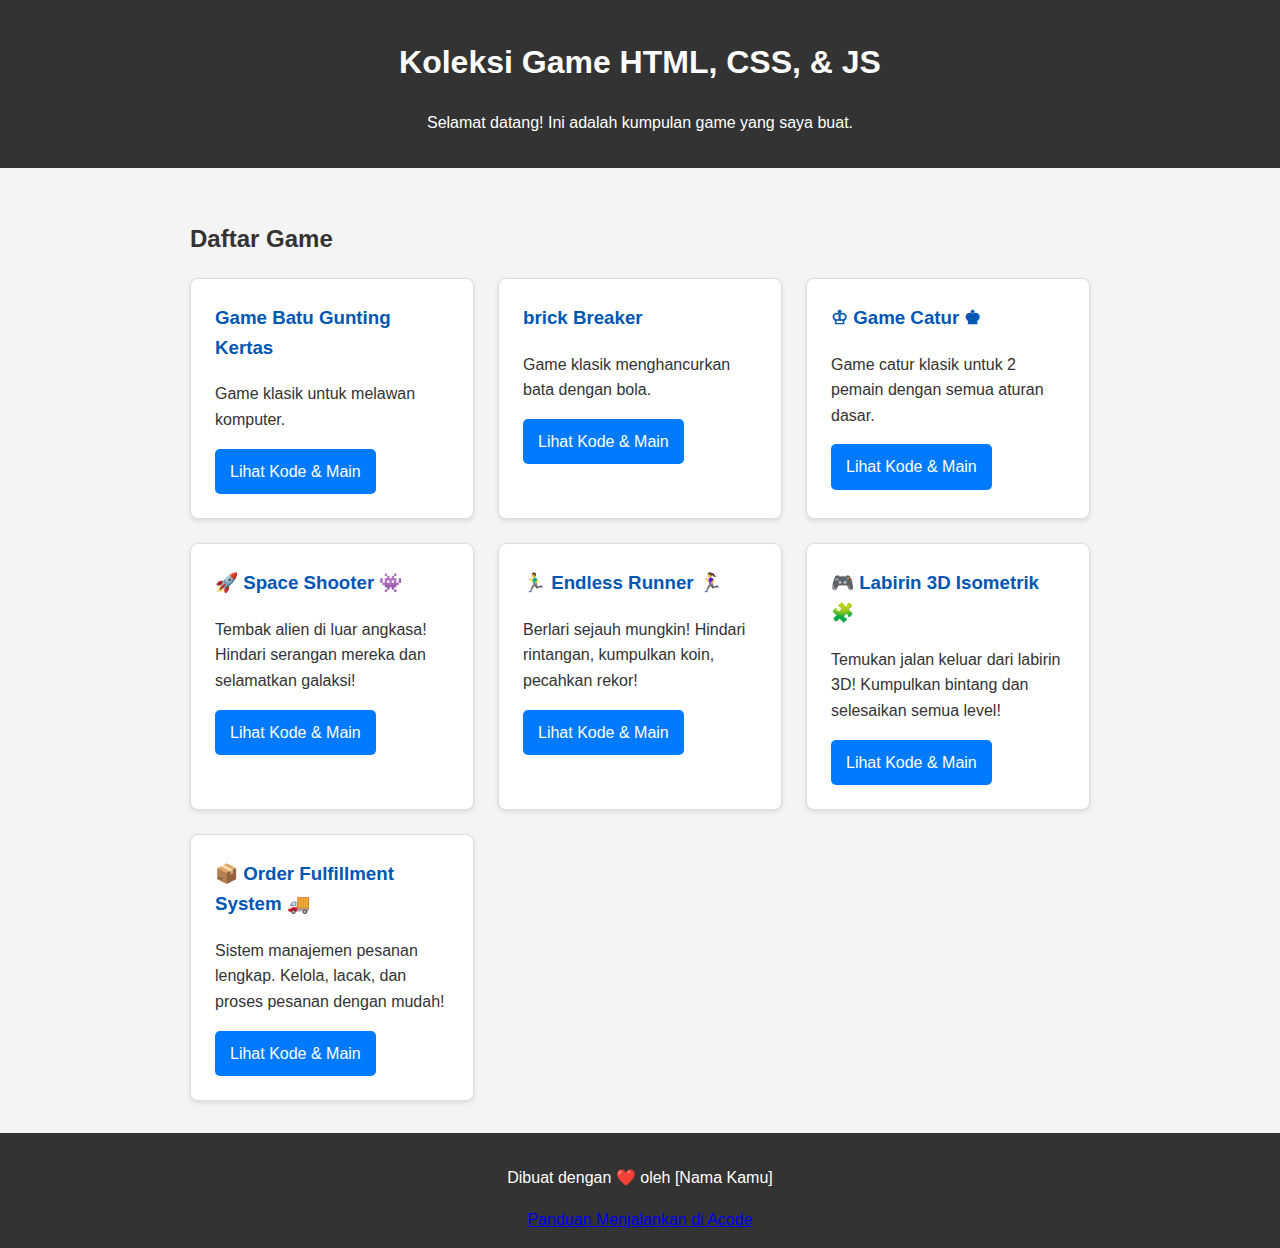
<file: index.html>
<!DOCTYPE html>
<html lang="id">
<head>
    <meta charset="UTF-8">
    <meta name="viewport" content="width=device-width, initial-scale=1.0">
    <title>Portofolio Game Saya</title>
    <link rel="stylesheet" href="assets/style.css">
</head>
<body>

    <header>
        <h1>Koleksi Game HTML, CSS, & JS</h1>
        <p>Selamat datang! Ini adalah kumpulan game yang saya buat.</p>
    </header>

    <main>
        <h2>Daftar Game</h2>
        <div class="game-list">
            <!-- Kartu Game 1 -->
            <div class="game-card">
                <h3>Game Batu Gunting Kertas</h3>
                <p>Game klasik untuk melawan komputer.</p>
                <div class="card-actions">
                    <a href="detail.html?game=games-1" class="btn btn-preview">Lihat Kode & Main</a>
                </div>
            </div>

            <!-- Nanti, kamu bisa tambahin kartu game ke-2, ke-3, dst di sini -->
            
            <div class="game-card">
                <h3>brick Breaker</h3>
                <p>Game klasik menghancurkan bata dengan bola.</p>
                <div class="card-actions">
                    <a href="detail.html?game=games-2" class="btn btn-preview">Lihat Kode & Main</a>
                </div>
            </div>
            
            <div class="game-card">
                <h3>♔ Game Catur ♚</h3>
                <p>Game catur klasik untuk 2 pemain dengan semua aturan dasar.</p>
                <div class="card-actions">
                    <a href="detail.html?game=games-3" class="btn btn-preview">Lihat Kode & Main</a>
                </div>
            </div>
            
            <div class="game-card">
                <h3>🚀 Space Shooter 👾</h3>
                <p>Tembak alien di luar angkasa! Hindari serangan mereka dan selamatkan galaksi!</p>
                <div class="card-actions">
                    <a href="detail.html?game=games-4" class="btn btn-preview">Lihat Kode & Main</a>
                </div>
            </div>
            
            <div class="game-card">
                <h3>🏃‍♂️ Endless Runner 🏃‍♀️</h3>
                <p>Berlari sejauh mungkin! Hindari rintangan, kumpulkan koin, pecahkan rekor!</p>
                <div class="card-actions">
                    <a href="detail.html?game=games-5" class="btn btn-preview">Lihat Kode & Main</a>
                </div>
            </div>
            
            <div class="game-card">
                <h3>🎮 Labirin 3D Isometrik 🧩</h3>
                <p>Temukan jalan keluar dari labirin 3D! Kumpulkan bintang dan selesaikan semua level!</p>
                <div class="card-actions">
                    <a href="detail.html?game=games-6" class="btn btn-preview">Lihat Kode & Main</a>
                </div>
            </div>
            
            <div class="game-card">
                <h3>📦 Order Fulfillment System 🚚</h3>
                <p>Sistem manajemen pesanan lengkap. Kelola, lacak, dan proses pesanan dengan mudah!</p>
                <div class="card-actions">
                    <a href="detail.html?game=games-7" class="btn btn-preview">Lihat Kode & Main</a>
                </div>
            </div>

        </div>
    </main>

    <footer>
        <p>Dibuat dengan ❤️ oleh [Nama Kamu]</p>
        <a href="panduan-acode.html">Panduan Menjalankan di Acode</a>
    </footer>

</body>
</html>
</file>
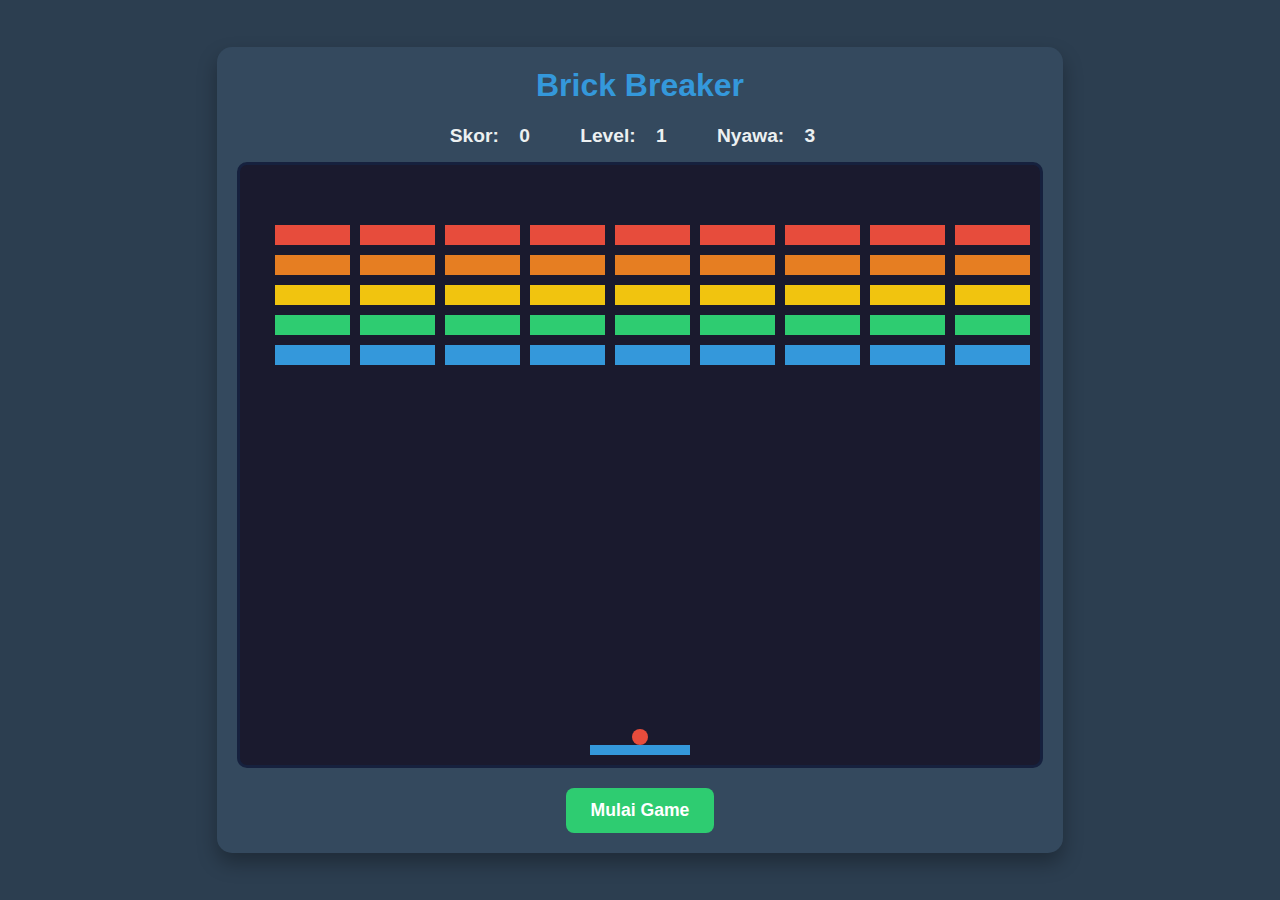
<file: games/game-2/index.html>
<!DOCTYPE html>
<html lang="id">
<head>
    <meta charset="UTF-8">
    <meta name="viewport" content="width=device-width, initial-scale=1.0">
    <title>Brick Breaker Game</title>
    <link rel="stylesheet" href="style.css">
</head>
<body>

    <div class="game-container">
        <h1>Brick Breaker</h1>
        
        <div id="game-info">
            <span>Skor: <span id="score">0</span></span>
            <span>Level: <span id="level">1</span></span>
            <span>Nyawa: <span id="lives">3</span></span>
        </div>

        <canvas id="gameCanvas" width="800" height="600"></canvas>
        
        <button id="startButton">Mulai Game</button>
    </div>

    <script src="script.js"></script>
</body>
</html>
</file>
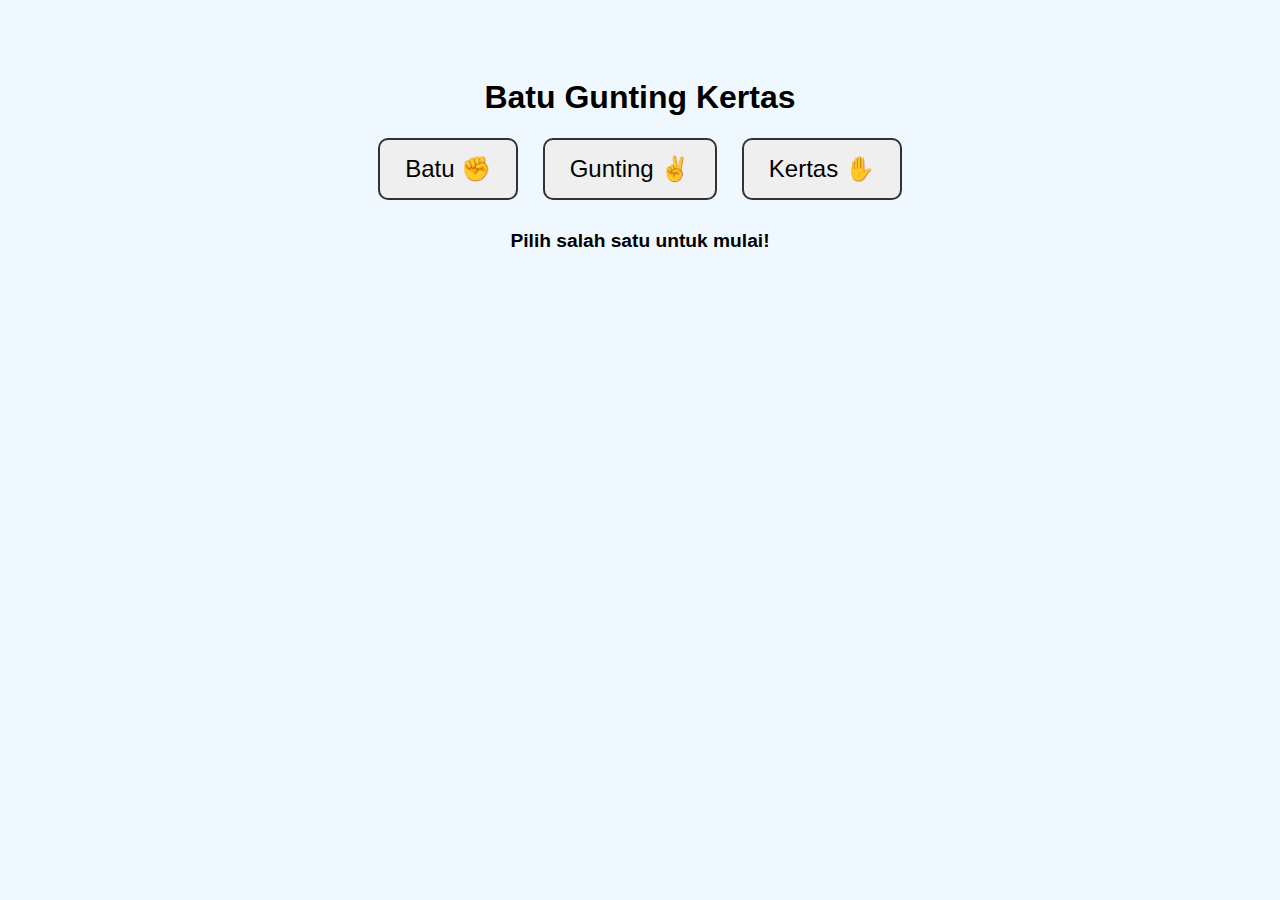
<file: games/games-1/index.html>
<!DOCTYPE html>
<html lang="id">
<head>
    <meta charset="UTF-8">
    <title>Batu Gunting Kertas</title>
    <link rel="stylesheet" href="style.css">
</head>
<body>
    <h1>Batu Gunting Kertas</h1>
    <div class="choices">
        <button id="batu">Batu ✊</button>
        <button id="gunting">Gunting ✌️</button>
        <button id="kertas">Kertas ✋</button>
    </div>
    <div class="result" id="result">
        <p>Pilih salah satu untuk mulai!</p>
    </div>
    <script src="script.js"></script>
</body>
</html>
</file>
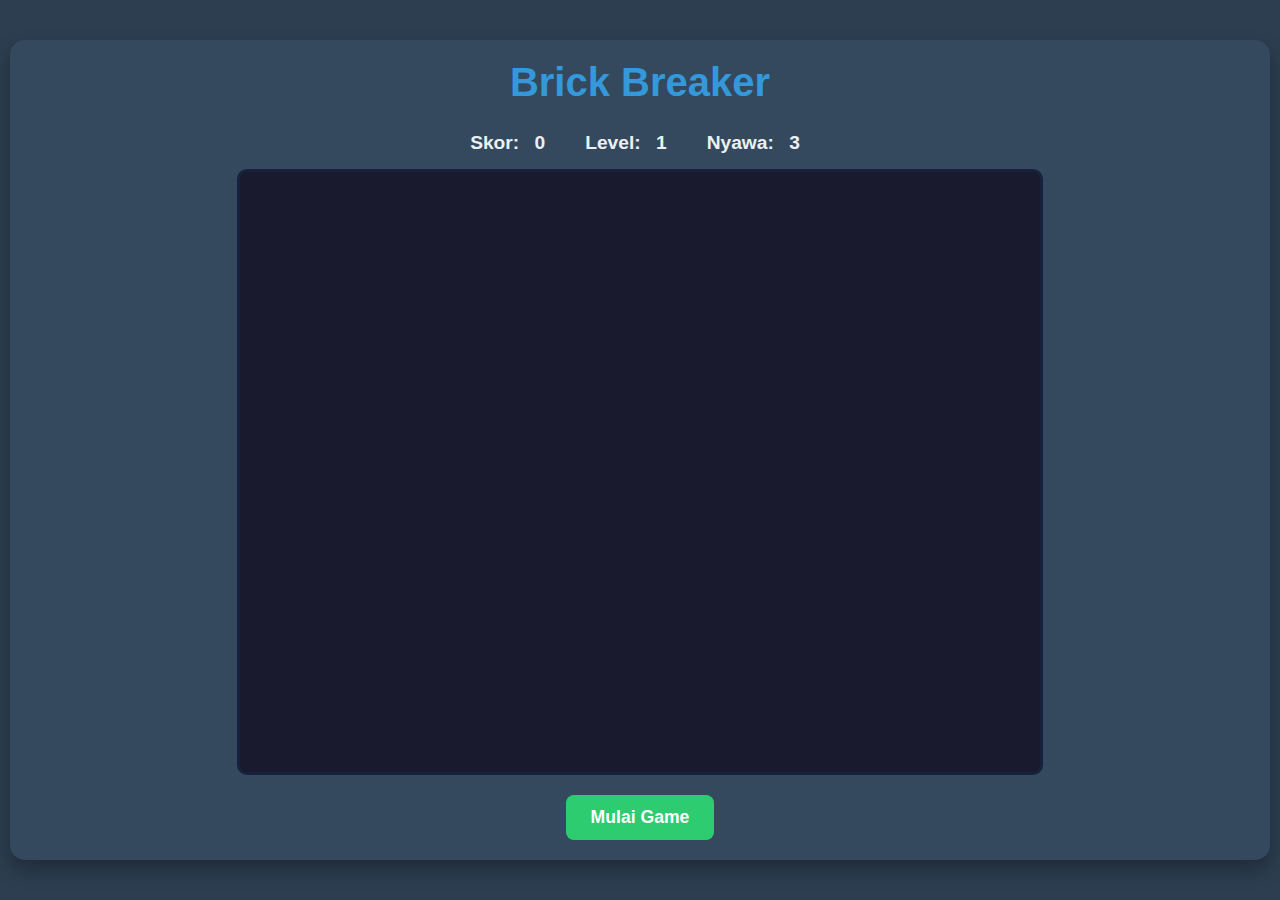
<file: games/games-2/index.html>
<!DOCTYPE html>
<html lang="id">
<head>
    <meta charset="UTF-8">
    <meta name="viewport" content="width=device-width, initial-scale=1.0">
    <title>Brick Breaker Game</title>
    <link rel="stylesheet" href="style.css">
</head>
<body>

    <div class="game-container">
        <h1>Brick Breaker</h1>
        
        <div id="game-info">
            <span>Skor: <span id="score">0</span></span>
            <span>Level: <span id="level">1</span></span>
            <span>Nyawa: <span id="lives">3</span></span>
        </div>

        <canvas id="gameCanvas"></canvas>
        
        <button id="startButton">Mulai Game</button>
    </div>

    <script src="script.js"></script>
</body>
</html>
</file>
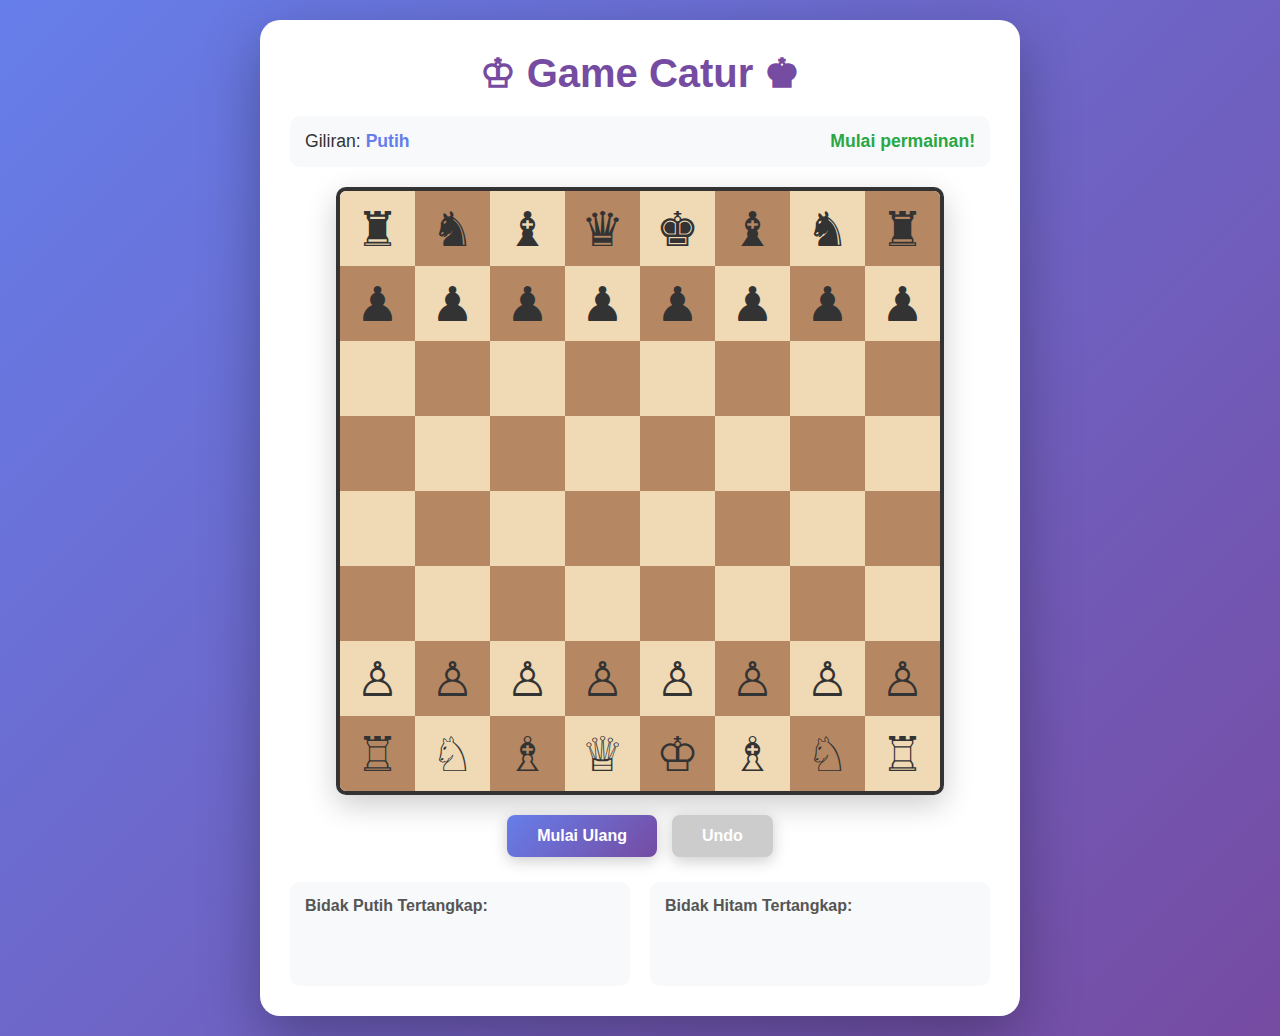
<file: games/games-3/index.html>
<!DOCTYPE html>
<html lang="id">
<head>
    <meta charset="UTF-8">
    <meta name="viewport" content="width=device-width, initial-scale=1.0">
    <title>Game Catur</title>
    <link rel="stylesheet" href="style.css">
</head>
<body>
    <div class="game-container">
        <h1>♔ Game Catur ♚</h1>
        
        <div class="game-info">
            <div class="player-info">
                <span id="current-player">Giliran: <strong>Putih</strong></span>
            </div>
            <div class="status-info">
                <span id="game-status">Mulai permainan!</span>
            </div>
        </div>

        <div id="chessboard"></div>

        <div class="controls">
            <button id="resetButton">Mulai Ulang</button>
            <button id="undoButton">Undo</button>
        </div>

        <div class="captured-pieces">
            <div class="captured-white">
                <h3>Bidak Putih Tertangkap:</h3>
                <div id="captured-white"></div>
            </div>
            <div class="captured-black">
                <h3>Bidak Hitam Tertangkap:</h3>
                <div id="captured-black"></div>
            </div>
        </div>
    </div>

    <script src="script.js"></script>
</body>
</html>
</file>
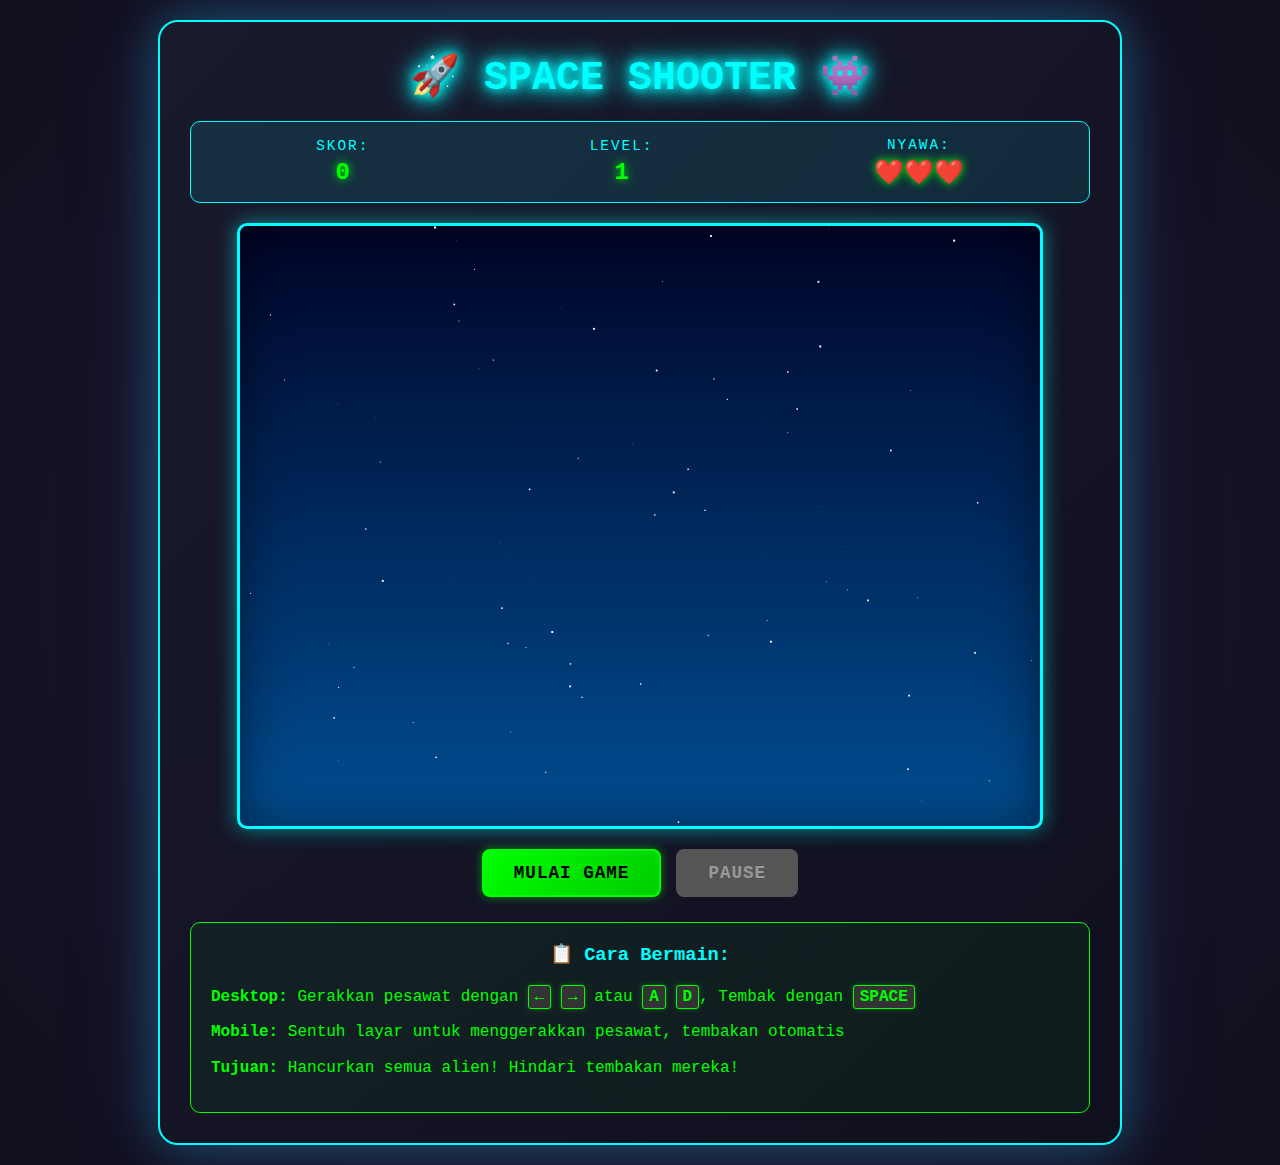
<file: games/games-4/index.html>
<!DOCTYPE html>
<html lang="id">
<head>
    <meta charset="UTF-8">
    <meta name="viewport" content="width=device-width, initial-scale=1.0">
    <title>Space Shooter Game</title>
    <link rel="stylesheet" href="style.css">
</head>
<body>
    <div class="game-container">
        <h1>🚀 SPACE SHOOTER 👾</h1>
        
        <div class="game-info">
            <div class="stat">
                <span class="label">Skor:</span>
                <span id="score" class="value">0</span>
            </div>
            <div class="stat">
                <span class="label">Level:</span>
                <span id="level" class="value">1</span>
            </div>
            <div class="stat">
                <span class="label">Nyawa:</span>
                <span id="lives" class="value">❤️❤️❤️</span>
            </div>
        </div>

        <canvas id="gameCanvas" width="800" height="600"></canvas>
        
        <div class="controls">
            <button id="startButton">Mulai Game</button>
            <button id="pauseButton" disabled>Pause</button>
        </div>

        <div class="instructions">
            <h3>📋 Cara Bermain:</h3>
            <p><strong>Desktop:</strong> Gerakkan pesawat dengan <kbd>←</kbd> <kbd>→</kbd> atau <kbd>A</kbd> <kbd>D</kbd>, Tembak dengan <kbd>SPACE</kbd></p>
            <p><strong>Mobile:</strong> Sentuh layar untuk menggerakkan pesawat, tembakan otomatis</p>
            <p><strong>Tujuan:</strong> Hancurkan semua alien! Hindari tembakan mereka!</p>
        </div>
    </div>

    <script src="script.js"></script>
</body>
</html>
</file>
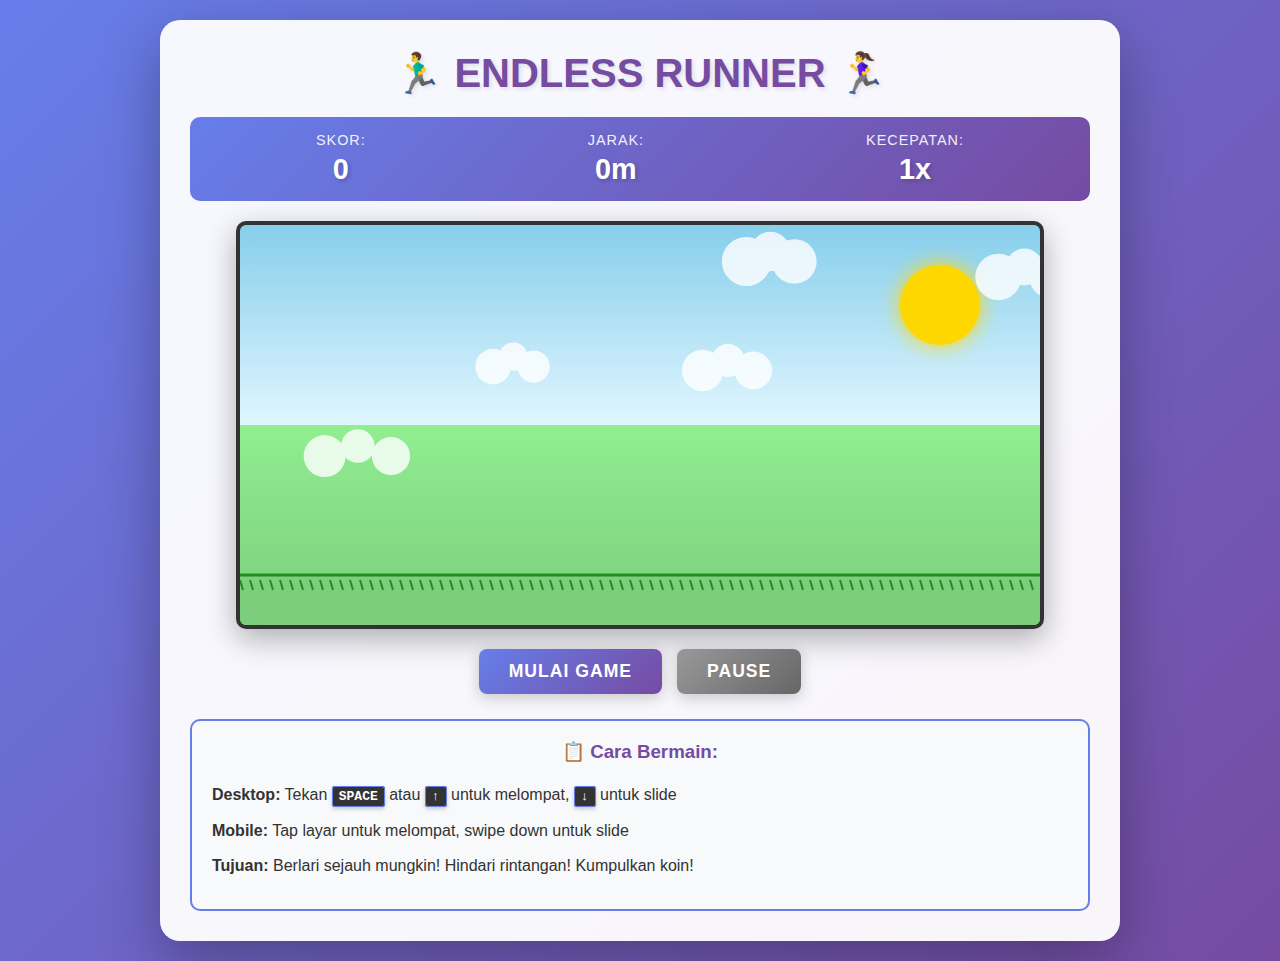
<file: games/games-5/index.html>
<!DOCTYPE html>
<html lang="id">
<head>
    <meta charset="UTF-8">
    <meta name="viewport" content="width=device-width, initial-scale=1.0">
    <title>Endless Runner Game</title>
    <link rel="stylesheet" href="style.css">
</head>
<body>
    <div class="game-container">
        <h1>🏃‍♂️ ENDLESS RUNNER 🏃‍♀️</h1>
        
        <div class="game-info">
            <div class="stat">
                <span class="label">Skor:</span>
                <span id="score" class="value">0</span>
            </div>
            <div class="stat">
                <span class="label">Jarak:</span>
                <span id="distance" class="value">0m</span>
            </div>
            <div class="stat">
                <span class="label">Kecepatan:</span>
                <span id="speed" class="value">1x</span>
            </div>
        </div>

        <canvas id="gameCanvas" width="800" height="400"></canvas>
        
        <div class="controls">
            <button id="startButton">Mulai Game</button>
            <button id="pauseButton" disabled>Pause</button>
        </div>

        <div class="instructions">
            <h3>📋 Cara Bermain:</h3>
            <p><strong>Desktop:</strong> Tekan <kbd>SPACE</kbd> atau <kbd>↑</kbd> untuk melompat, <kbd>↓</kbd> untuk slide</p>
            <p><strong>Mobile:</strong> Tap layar untuk melompat, swipe down untuk slide</p>
            <p><strong>Tujuan:</strong> Berlari sejauh mungkin! Hindari rintangan! Kumpulkan koin!</p>
        </div>
    </div>

    <script src="script.js"></script>
</body>
</html>
</file>
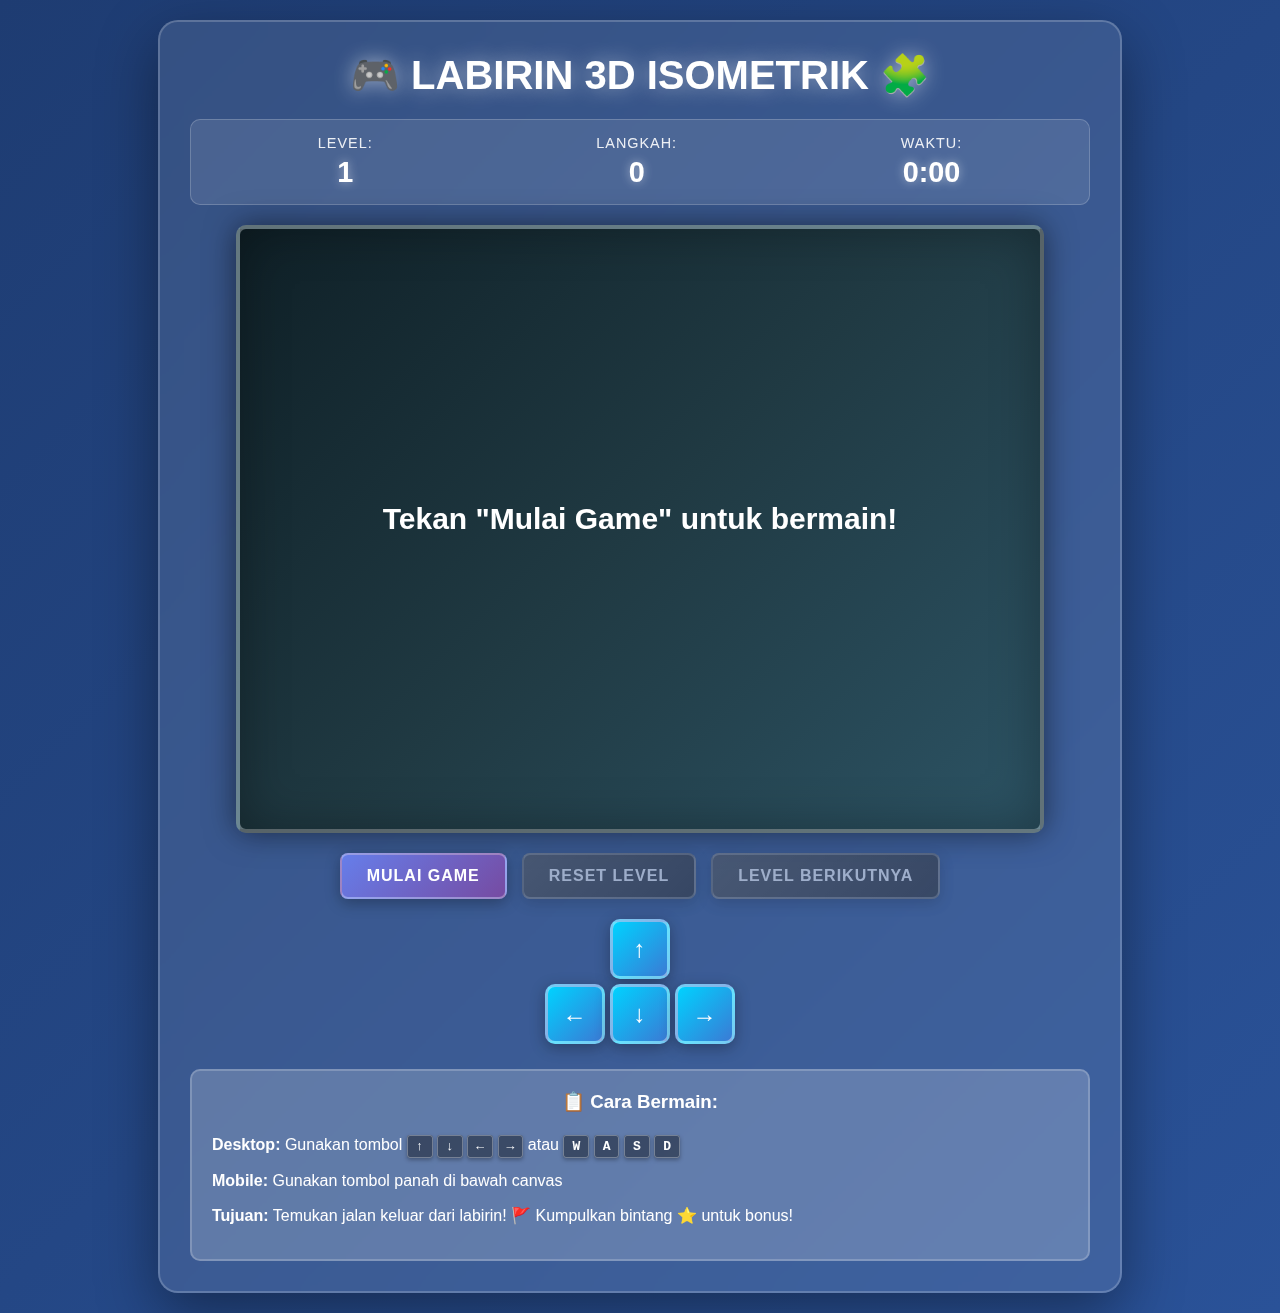
<file: games/games-6/index.html>
<!DOCTYPE html>
<html lang="id">
<head>
    <meta charset="UTF-8">
    <meta name="viewport" content="width=device-width, initial-scale=1.0">
    <title>Labirin 3D Isometrik</title>
    <link rel="stylesheet" href="style.css">
</head>
<body>
    <div class="game-container">
        <h1>🎮 LABIRIN 3D ISOMETRIK 🧩</h1>
        
        <div class="game-info">
            <div class="stat">
                <span class="label">Level:</span>
                <span id="level" class="value">1</span>
            </div>
            <div class="stat">
                <span class="label">Langkah:</span>
                <span id="steps" class="value">0</span>
            </div>
            <div class="stat">
                <span class="label">Waktu:</span>
                <span id="time" class="value">0:00</span>
            </div>
        </div>

        <canvas id="gameCanvas" width="800" height="600"></canvas>
        
        <div class="controls">
            <button id="startButton">Mulai Game</button>
            <button id="resetButton" disabled>Reset Level</button>
            <button id="nextLevelButton" disabled>Level Berikutnya</button>
        </div>

        <div class="arrow-controls">
            <div class="arrow-row">
                <button class="arrow-btn" id="btnUp">↑</button>
            </div>
            <div class="arrow-row">
                <button class="arrow-btn" id="btnLeft">←</button>
                <button class="arrow-btn" id="btnDown">↓</button>
                <button class="arrow-btn" id="btnRight">→</button>
            </div>
        </div>

        <div class="instructions">
            <h3>📋 Cara Bermain:</h3>
            <p><strong>Desktop:</strong> Gunakan tombol <kbd>↑</kbd> <kbd>↓</kbd> <kbd>←</kbd> <kbd>→</kbd> atau <kbd>W</kbd> <kbd>A</kbd> <kbd>S</kbd> <kbd>D</kbd></p>
            <p><strong>Mobile:</strong> Gunakan tombol panah di bawah canvas</p>
            <p><strong>Tujuan:</strong> Temukan jalan keluar dari labirin! 🚩 Kumpulkan bintang ⭐ untuk bonus!</p>
        </div>
    </div>

    <script src="script.js"></script>
</body>
</html>
</file>
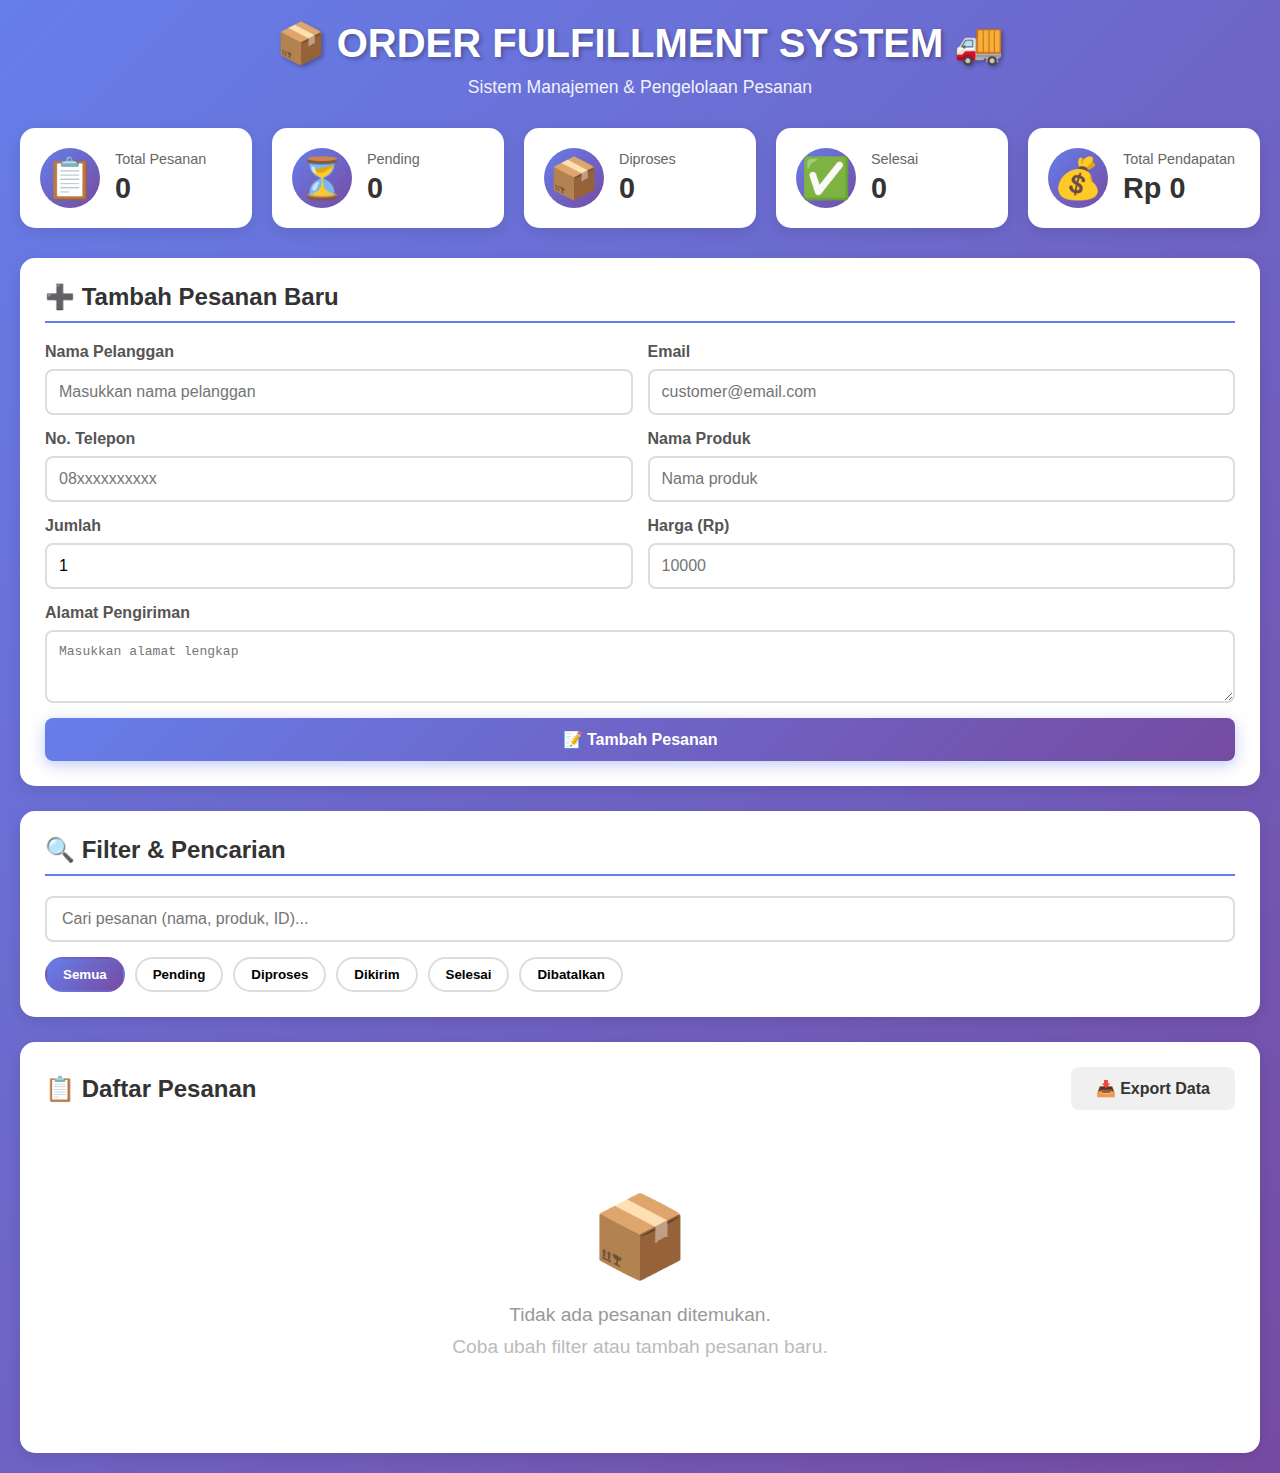
<file: games/games-7/index.html>
<!DOCTYPE html>
<html lang="id">
<head>
    <meta charset="UTF-8">
    <meta name="viewport" content="width=device-width, initial-scale=1.0">
    <title>Order Fulfillment System</title>
    <link rel="stylesheet" href="style.css">
</head>
<body>
    <div class="app-container">
        <header>
            <h1>📦 ORDER FULFILLMENT SYSTEM 🚚</h1>
            <p class="subtitle">Sistem Manajemen & Pengelolaan Pesanan</p>
        </header>

        <div class="stats-container">
            <div class="stat-card">
                <div class="stat-icon">📋</div>
                <div class="stat-info">
                    <div class="stat-label">Total Pesanan</div>
                    <div class="stat-value" id="totalOrders">0</div>
                </div>
            </div>
            <div class="stat-card">
                <div class="stat-icon">⏳</div>
                <div class="stat-info">
                    <div class="stat-label">Pending</div>
                    <div class="stat-value" id="pendingOrders">0</div>
                </div>
            </div>
            <div class="stat-card">
                <div class="stat-icon">📦</div>
                <div class="stat-info">
                    <div class="stat-label">Diproses</div>
                    <div class="stat-value" id="processingOrders">0</div>
                </div>
            </div>
            <div class="stat-card">
                <div class="stat-icon">✅</div>
                <div class="stat-info">
                    <div class="stat-label">Selesai</div>
                    <div class="stat-value" id="completedOrders">0</div>
                </div>
            </div>
            <div class="stat-card">
                <div class="stat-icon">💰</div>
                <div class="stat-info">
                    <div class="stat-label">Total Pendapatan</div>
                    <div class="stat-value" id="totalRevenue">Rp 0</div>
                </div>
            </div>
        </div>

        <div class="main-content">
            <!-- Form Tambah Pesanan -->
            <div class="section">
                <h2>➕ Tambah Pesanan Baru</h2>
                <form id="orderForm" class="order-form">
                    <div class="form-row">
                        <div class="form-group">
                            <label for="customerName">Nama Pelanggan</label>
                            <input type="text" id="customerName" required placeholder="Masukkan nama pelanggan">
                        </div>
                        <div class="form-group">
                            <label for="customerEmail">Email</label>
                            <input type="email" id="customerEmail" required placeholder="customer@email.com">
                        </div>
                    </div>

                    <div class="form-row">
                        <div class="form-group">
                            <label for="customerPhone">No. Telepon</label>
                            <input type="tel" id="customerPhone" required placeholder="08xxxxxxxxxx">
                        </div>
                        <div class="form-group">
                            <label for="productName">Nama Produk</label>
                            <input type="text" id="productName" required placeholder="Nama produk">
                        </div>
                    </div>

                    <div class="form-row">
                        <div class="form-group">
                            <label for="quantity">Jumlah</label>
                            <input type="number" id="quantity" required min="1" value="1">
                        </div>
                        <div class="form-group">
                            <label for="price">Harga (Rp)</label>
                            <input type="number" id="price" required min="0" placeholder="10000">
                        </div>
                    </div>

                    <div class="form-group">
                        <label for="shippingAddress">Alamat Pengiriman</label>
                        <textarea id="shippingAddress" required rows="3" placeholder="Masukkan alamat lengkap"></textarea>
                    </div>

                    <button type="submit" class="btn btn-primary">
                        <span>📝 Tambah Pesanan</span>
                    </button>
                </form>
            </div>

            <!-- Filter & Search -->
            <div class="section">
                <h2>🔍 Filter & Pencarian</h2>
                <div class="filter-container">
                    <div class="search-box">
                        <input type="text" id="searchInput" placeholder="Cari pesanan (nama, produk, ID)...">
                    </div>
                    <div class="filter-buttons">
                        <button class="btn-filter active" data-status="all">Semua</button>
                        <button class="btn-filter" data-status="pending">Pending</button>
                        <button class="btn-filter" data-status="processing">Diproses</button>
                        <button class="btn-filter" data-status="shipped">Dikirim</button>
                        <button class="btn-filter" data-status="completed">Selesai</button>
                        <button class="btn-filter" data-status="cancelled">Dibatalkan</button>
                    </div>
                </div>
            </div>

            <!-- Daftar Pesanan -->
            <div class="section">
                <div class="section-header">
                    <h2>📋 Daftar Pesanan</h2>
                    <button class="btn btn-secondary" id="exportBtn">
                        <span>📥 Export Data</span>
                    </button>
                </div>
                <div id="ordersList" class="orders-list">
                    <div class="empty-state">
                        <div class="empty-icon">📦</div>
                        <p>Belum ada pesanan.</p>
                        <p class="empty-hint">Tambahkan pesanan baru menggunakan form di atas.</p>
                    </div>
                </div>
            </div>
        </div>
    </div>

    <!-- Modal Detail Pesanan -->
    <div id="orderModal" class="modal">
        <div class="modal-content">
            <span class="close">&times;</span>
            <h2>Detail Pesanan</h2>
            <div id="orderDetails"></div>
        </div>
    </div>

    <script src="script.js"></script>
</body>
</html>
</file>
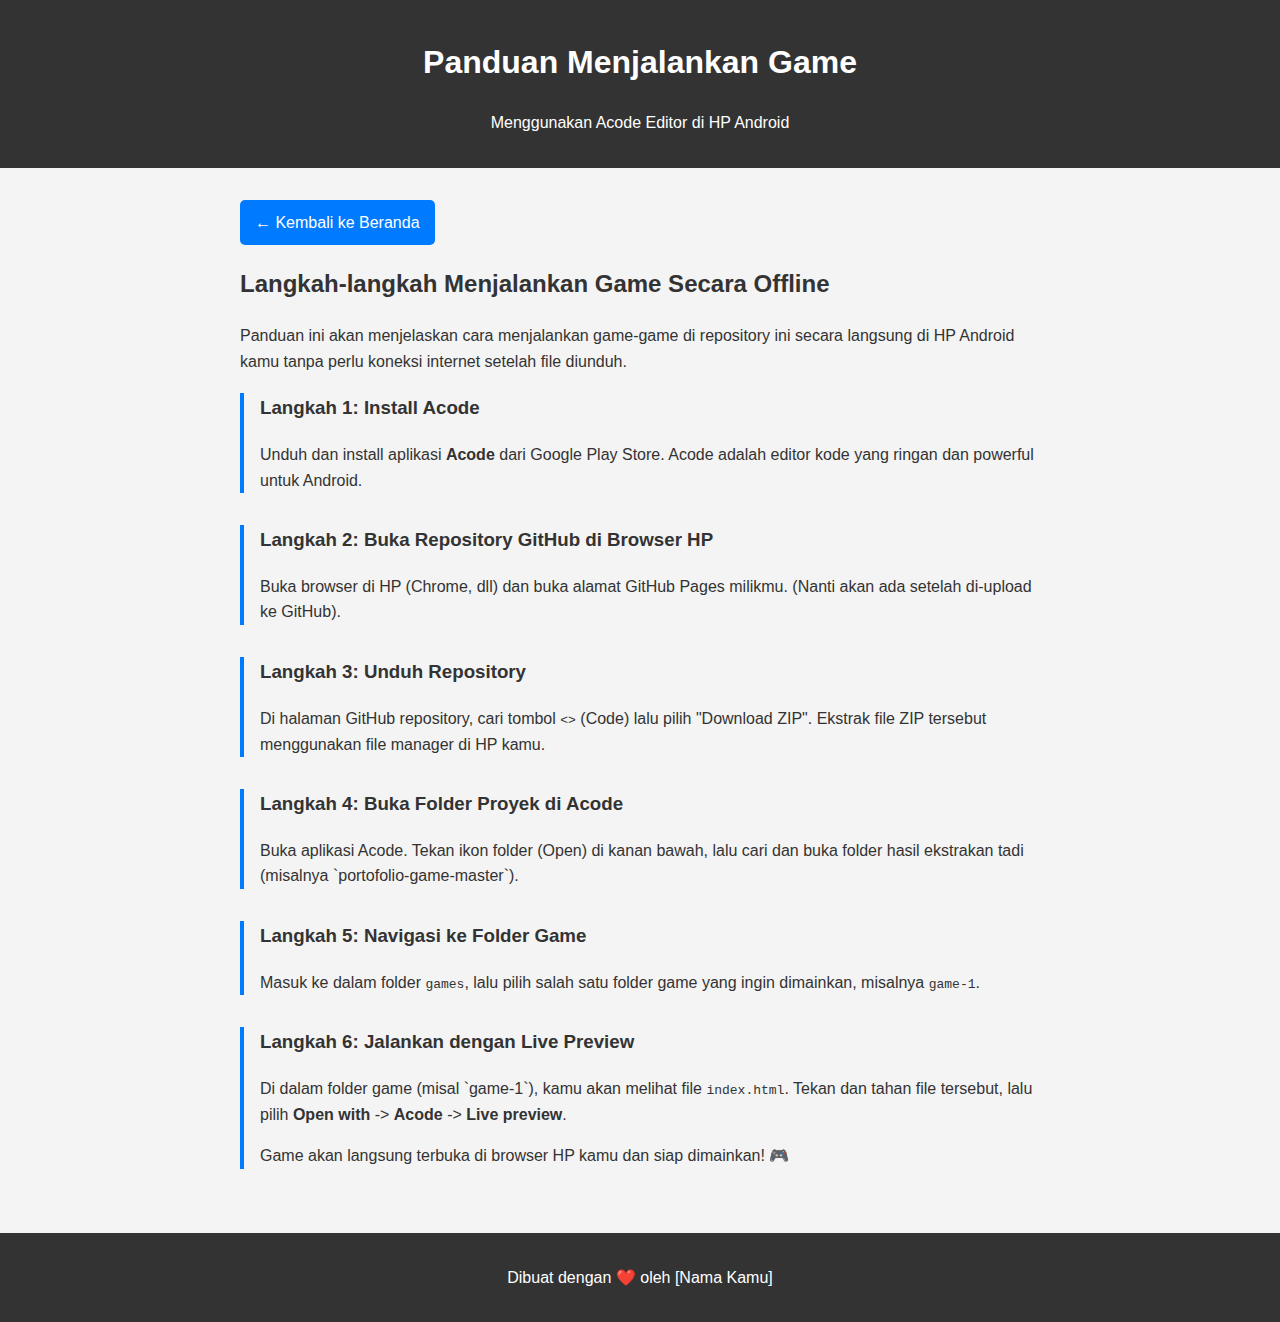
<file: panduan-acode.html>
<!DOCTYPE html>
<html lang="id">
<head>
    <meta charset="UTF-8">
    <title>Panduan Menjalankan Game dengan Acode</title>
    <link rel="stylesheet" href="assets/style.css">
    <style>
        main { max-width: 800px; }
        .step { margin-bottom: 2rem; border-left: 4px solid #007bff; padding-left: 1rem; }
        img { max-width: 100%; border: 1px solid #ddd; border-radius: 5px; }
    </style>
</head>
<body>
    <header>
        <h1>Panduan Menjalankan Game</h1>
        <p>Menggunakan Acode Editor di HP Android</p>
    </header>

    <main>
        <a href="index.html" class="btn">← Kembali ke Beranda</a>

        <h2>Langkah-langkah Menjalankan Game Secara Offline</h2>
        <p>Panduan ini akan menjelaskan cara menjalankan game-game di repository ini secara langsung di HP Android kamu tanpa perlu koneksi internet setelah file diunduh.</p>

        <div class="step">
            <h3>Langkah 1: Install Acode</h3>
            <p>Unduh dan install aplikasi <strong>Acode</strong> dari Google Play Store. Acode adalah editor kode yang ringan dan powerful untuk Android.</p>
        </div>

        <div class="step">
            <h3>Langkah 2: Buka Repository GitHub di Browser HP</h3>
            <p>Buka browser di HP (Chrome, dll) dan buka alamat GitHub Pages milikmu. (Nanti akan ada setelah di-upload ke GitHub).</p>
        </div>

        <div class="step">
            <h3>Langkah 3: Unduh Repository</h3>
            <p>Di halaman GitHub repository, cari tombol <code><></code> (Code) lalu pilih "Download ZIP". Ekstrak file ZIP tersebut menggunakan file manager di HP kamu.</p>
        </div>

        <div class="step">
            <h3>Langkah 4: Buka Folder Proyek di Acode</h3>
            <p>Buka aplikasi Acode. Tekan ikon folder (Open) di kanan bawah, lalu cari dan buka folder hasil ekstrakan tadi (misalnya `portofolio-game-master`).</p>
        </div>

        <div class="step">
            <h3>Langkah 5: Navigasi ke Folder Game</h3>
            <p>Masuk ke dalam folder <code>games</code>, lalu pilih salah satu folder game yang ingin dimainkan, misalnya <code>game-1</code>.</p>
        </div>

        <div class="step">
            <h3>Langkah 6: Jalankan dengan Live Preview</h3>
            <p>Di dalam folder game (misal `game-1`), kamu akan melihat file <code>index.html</code>. Tekan dan tahan file tersebut, lalu pilih <strong>Open with</strong> -> <strong>Acode</strong> -> <strong>Live preview</strong>.</p>
            <p>Game akan langsung terbuka di browser HP kamu dan siap dimainkan! 🎮</p>
        </div>
    </main>

    <footer>
        <p>Dibuat dengan ❤️ oleh [Nama Kamu]</p>
    </footer>
</body>
</html>
</file>
<file: assets/style.css>
/* CSS Umum */
body {
    font-family: Arial, sans-serif;
    margin: 0;
    background-color: #f4f4f4;
    color: #333;
    line-height: 1.6;
}

header, footer {
    background-color: #333;
    color: #fff;
    text-align: center;
    padding: 1rem;
}

main {
    padding: 2rem;
    max-width: 900px;
    margin: auto;
}

/* Style Daftar Game */
.game-list {
    display: grid;
    grid-template-columns: repeat(auto-fit, minmax(280px, 1fr));
    gap: 1.5rem;
}

.game-card {
    background-color: #fff;
    border: 1px solid #ddd;
    border-radius: 8px;
    padding: 1.5rem;
    box-shadow: 0 2px 5px rgba(0,0,0,0.1);
    transition: transform 0.2s;
}

.game-card:hover {
    transform: translateY(-5px);
}

.game-card h3 {
    margin-top: 0;
    color: #0056b3;
}

.card-actions {
    margin-top: 1rem;
}

.btn {
    display: inline-block;
    text-decoration: none;
    padding: 10px 15px;
    border-radius: 5px;
    color: #fff;
    background-color: #007bff;
    transition: background-color 0.2s;
}

.btn:hover {
    background-color: #0056b3;
}
</file>
<file: games/game-2/style.css>
body {
    font-family: 'Segoe UI', Tahoma, Geneva, Verdana, sans-serif;
    background-color: #2c3e50;
    color: #ecf0f1;
    display: flex;
    justify-content: center;
    align-items: center;
    height: 100vh;
    margin: 0;
}

.game-container {
    text-align: center;
    background-color: #34495e;
    padding: 20px;
    border-radius: 15px;
    box-shadow: 0 10px 20px rgba(0, 0, 0, 0.3);
}

h1 {
    margin-top: 0;
    color: #3498db;
}

#game-info {
    margin-bottom: 15px;
    font-size: 1.2em;
    font-weight: bold;
}

#game-info span {
    margin: 0 15px;
}

#gameCanvas {
    background-color: #1a1a2e;
    border: 3px solid #16213e;
    border-radius: 10px;
    display: block; /* Menghilangkan spasi di bawah canvas */
    margin: 0 auto;
}

#startButton {
    margin-top: 20px;
    padding: 12px 25px;
    font-size: 1.1em;
    font-weight: bold;
    color: #fff;
    background-color: #2ecc71;
    border: none;
    border-radius: 8px;
    cursor: pointer;
    transition: background-color 0.3s, transform 0.2s;
}

#startButton:hover {
    background-color: #27ae60;
    transform: translateY(-2px);
}

#startButton:disabled {
    background-color: #7f8c8d;
    cursor: not-allowed;
    transform: none;
}
</file>
<file: games/games-1/style.css>
body {
    font-family: sans-serif;
    text-align: center;
    background-color: #f0f8ff;
    padding-top: 50px;
}
.choices {
    margin: 20px 0;
}
button {
    font-size: 1.5rem;
    padding: 15px 25px;
    margin: 0 10px;
    cursor: pointer;
    border: 2px solid #333;
    border-radius: 10px;
    transition: background-color 0.2s;
}
button:hover {
    background-color: #ddd;
}
.result {
    margin-top: 30px;
    font-size: 1.2rem;
    font-weight: bold;
}
</file>
<file: games/games-2/style.css>
* {
    box-sizing: border-box;
}

body {
    font-family: 'Segoe UI', Tahoma, Geneva, Verdana, sans-serif;
    background-color: #2c3e50;
    color: #ecf0f1;
    display: flex;
    justify-content: center;
    align-items: center;
    min-height: 100vh;
    margin: 0;
    padding: 10px;
}

.game-container {
    text-align: center;
    background-color: #34495e;
    padding: 20px;
    border-radius: 15px;
    box-shadow: 0 10px 20px rgba(0, 0, 0, 0.3);
    max-width: 100%;
    width: 100%;
}

h1 {
    margin-top: 0;
    color: #3498db;
    font-size: clamp(1.5rem, 5vw, 2.5rem);
}

#game-info {
    margin-bottom: 15px;
    font-size: clamp(0.9rem, 3vw, 1.2rem);
    font-weight: bold;
    display: flex;
    justify-content: center;
    flex-wrap: wrap;
    gap: 10px;
}

#game-info span {
    margin: 0 10px;
}

#gameCanvas {
    background-color: #1a1a2e;
    border: 3px solid #16213e;
    border-radius: 10px;
    display: block;
    margin: 0 auto;
    max-width: 100%;
    height: auto;
    touch-action: none; /* Untuk kontrol touch di mobile */
}

#startButton {
    margin-top: 20px;
    padding: 12px 25px;
    font-size: clamp(0.9rem, 3vw, 1.1rem);
    font-weight: bold;
    color: #fff;
    background-color: #2ecc71;
    border: none;
    border-radius: 8px;
    cursor: pointer;
    transition: background-color 0.3s, transform 0.2s;
}

#startButton:hover {
    background-color: #27ae60;
    transform: translateY(-2px);
}

#startButton:disabled {
    background-color: #7f8c8d;
    cursor: not-allowed;
    transform: none;
}

/* Responsif untuk Mobile */
@media (max-width: 768px) {
    body {
        padding: 5px;
    }
    
    .game-container {
        padding: 15px 10px;
    }
    
    #game-info {
        font-size: 0.9rem;
        gap: 5px;
    }
    
    #game-info span {
        margin: 0 5px;
    }
    
    #startButton {
        padding: 10px 20px;
        margin-top: 15px;
    }
}

@media (max-width: 480px) {
    .game-container {
        padding: 10px 5px;
    }
    
    h1 {
        margin-bottom: 10px;
    }
    
    #game-info {
        font-size: 0.8rem;
    }
}
</file>
<file: games/games-3/style.css>
body {
    font-family: 'Segoe UI', Tahoma, Geneva, Verdana, sans-serif;
    background: linear-gradient(135deg, #667eea 0%, #764ba2 100%);
    color: #333;
    display: flex;
    justify-content: center;
    align-items: center;
    min-height: 100vh;
    margin: 0;
    padding: 20px;
}

.game-container {
    background-color: #fff;
    padding: 30px;
    border-radius: 20px;
    box-shadow: 0 20px 60px rgba(0, 0, 0, 0.3);
    max-width: 700px;
    width: 100%;
}

h1 {
    text-align: center;
    color: #764ba2;
    margin-top: 0;
    margin-bottom: 20px;
    font-size: 2.5em;
}

.game-info {
    display: flex;
    justify-content: space-between;
    align-items: center;
    margin-bottom: 20px;
    padding: 15px;
    background-color: #f8f9fa;
    border-radius: 10px;
}

.player-info, .status-info {
    font-size: 1.1em;
}

#current-player strong {
    color: #667eea;
}

#game-status {
    color: #28a745;
    font-weight: bold;
}

/* Papan Catur */
#chessboard {
    display: grid;
    grid-template-columns: repeat(8, 1fr);
    grid-template-rows: repeat(8, 1fr);
    gap: 0;
    border: 4px solid #333;
    border-radius: 10px;
    overflow: hidden;
    box-shadow: 0 10px 30px rgba(0, 0, 0, 0.2);
    margin: 0 auto;
    max-width: 600px;
    aspect-ratio: 1;
}

.square {
    aspect-ratio: 1;
    display: flex;
    justify-content: center;
    align-items: center;
    font-size: 3em;
    cursor: pointer;
    transition: all 0.2s;
    user-select: none;
}

.square.light {
    background-color: #f0d9b5;
}

.square.dark {
    background-color: #b58863;
}

.square:hover {
    opacity: 0.8;
}

.square.selected {
    background-color: #7fc97f !important;
    box-shadow: inset 0 0 10px rgba(0, 0, 0, 0.3);
}

.square.valid-move {
    background-color: #ffffcc !important;
    position: relative;
}

.square.valid-move::after {
    content: '';
    position: absolute;
    width: 30%;
    height: 30%;
    background-color: rgba(0, 128, 0, 0.5);
    border-radius: 50%;
}

.square.valid-capture::after {
    content: '';
    position: absolute;
    width: 90%;
    height: 90%;
    border: 4px solid rgba(255, 0, 0, 0.6);
    border-radius: 50%;
    background-color: transparent;
}

/* Kontrol */
.controls {
    display: flex;
    justify-content: center;
    gap: 15px;
    margin-top: 20px;
}

button {
    padding: 12px 30px;
    font-size: 1em;
    font-weight: bold;
    color: #fff;
    background: linear-gradient(135deg, #667eea 0%, #764ba2 100%);
    border: none;
    border-radius: 8px;
    cursor: pointer;
    transition: transform 0.2s, box-shadow 0.2s;
    box-shadow: 0 4px 15px rgba(0, 0, 0, 0.2);
}

button:hover {
    transform: translateY(-2px);
    box-shadow: 0 6px 20px rgba(0, 0, 0, 0.3);
}

button:active {
    transform: translateY(0);
}

button:disabled {
    background: #ccc;
    cursor: not-allowed;
    transform: none;
}

/* Bidak Tertangkap */
.captured-pieces {
    display: flex;
    justify-content: space-between;
    margin-top: 25px;
    gap: 20px;
}

.captured-white, .captured-black {
    flex: 1;
    background-color: #f8f9fa;
    padding: 15px;
    border-radius: 10px;
}

.captured-white h3, .captured-black h3 {
    margin-top: 0;
    font-size: 1em;
    color: #555;
}

#captured-white, #captured-black {
    display: flex;
    flex-wrap: wrap;
    gap: 5px;
    min-height: 40px;
}

.captured-piece {
    font-size: 1.5em;
    padding: 5px;
}

/* Responsif untuk Mobile */
@media (max-width: 768px) {
    h1 {
        font-size: 1.8em;
    }

    .game-info {
        flex-direction: column;
        gap: 10px;
    }

    .square {
        font-size: 2em;
    }

    .controls {
        flex-direction: column;
    }

    button {
        width: 100%;
    }

    .captured-pieces {
        flex-direction: column;
    }
}

@media (max-width: 480px) {
    .square {
        font-size: 1.5em;
    }

    h1 {
        font-size: 1.5em;
    }
}
</file>
<file: games/games-4/style.css>
body {
    font-family: 'Courier New', monospace;
    background: radial-gradient(ellipse at center, #1a1a2e 0%, #0f0f1e 100%);
    color: #00ff00;
    display: flex;
    justify-content: center;
    align-items: center;
    min-height: 100vh;
    margin: 0;
    padding: 20px;
    overflow-x: hidden;
}

.game-container {
    background: linear-gradient(135deg, rgba(26, 26, 46, 0.95) 0%, rgba(15, 15, 30, 0.95) 100%);
    padding: 30px;
    border-radius: 20px;
    box-shadow: 0 0 50px rgba(0, 255, 255, 0.3), 0 0 100px rgba(138, 43, 226, 0.2);
    max-width: 900px;
    width: 100%;
    border: 2px solid #00ffff;
}

h1 {
    text-align: center;
    color: #00ffff;
    margin-top: 0;
    margin-bottom: 20px;
    font-size: 2.5em;
    text-shadow: 0 0 10px #00ffff, 0 0 20px #00ffff, 0 0 30px #00ffff;
    animation: glow 2s ease-in-out infinite alternate;
}

@keyframes glow {
    from {
        text-shadow: 0 0 10px #00ffff, 0 0 20px #00ffff, 0 0 30px #00ffff;
    }
    to {
        text-shadow: 0 0 20px #00ffff, 0 0 30px #00ffff, 0 0 40px #00ffff, 0 0 50px #00ffff;
    }
}

.game-info {
    display: flex;
    justify-content: space-around;
    align-items: center;
    margin-bottom: 20px;
    padding: 15px;
    background: rgba(0, 255, 255, 0.1);
    border-radius: 10px;
    border: 1px solid #00ffff;
}

.stat {
    display: flex;
    flex-direction: column;
    align-items: center;
    gap: 5px;
}

.label {
    font-size: 0.9em;
    color: #00ffff;
    text-transform: uppercase;
    letter-spacing: 2px;
}

.value {
    font-size: 1.5em;
    font-weight: bold;
    color: #00ff00;
    text-shadow: 0 0 10px #00ff00;
}

#gameCanvas {
    display: block;
    margin: 0 auto;
    background: linear-gradient(180deg, #000428 0%, #004e92 100%);
    border: 3px solid #00ffff;
    border-radius: 10px;
    box-shadow: 0 0 20px rgba(0, 255, 255, 0.5), inset 0 0 50px rgba(0, 0, 0, 0.5);
    max-width: 100%;
    height: auto;
}

.controls {
    display: flex;
    justify-content: center;
    gap: 15px;
    margin-top: 20px;
}

button {
    padding: 12px 30px;
    font-size: 1.1em;
    font-weight: bold;
    font-family: 'Courier New', monospace;
    color: #000;
    background: linear-gradient(135deg, #00ff00 0%, #00cc00 100%);
    border: 2px solid #00ff00;
    border-radius: 8px;
    cursor: pointer;
    transition: all 0.3s;
    box-shadow: 0 0 10px rgba(0, 255, 0, 0.5);
    text-transform: uppercase;
    letter-spacing: 1px;
}

button:hover {
    background: linear-gradient(135deg, #00ffff 0%, #00cccc 100%);
    border-color: #00ffff;
    box-shadow: 0 0 20px rgba(0, 255, 255, 0.8);
    transform: translateY(-2px);
}

button:active {
    transform: translateY(0);
}

button:disabled {
    background: #555;
    border-color: #555;
    color: #999;
    cursor: not-allowed;
    box-shadow: none;
    transform: none;
}

.instructions {
    margin-top: 25px;
    padding: 20px;
    background: rgba(0, 255, 0, 0.05);
    border: 1px solid #00ff00;
    border-radius: 10px;
}

.instructions h3 {
    margin-top: 0;
    color: #00ffff;
    text-align: center;
}

.instructions p {
    margin: 10px 0;
    line-height: 1.6;
    color: #00ff00;
}

kbd {
    background: #333;
    border: 1px solid #00ff00;
    border-radius: 3px;
    padding: 2px 6px;
    font-family: 'Courier New', monospace;
    font-weight: bold;
    color: #00ff00;
    box-shadow: 0 0 5px rgba(0, 255, 0, 0.3);
}

/* Responsif untuk Mobile */
@media (max-width: 768px) {
    h1 {
        font-size: 1.8em;
    }

    .game-info {
        flex-direction: column;
        gap: 10px;
    }

    .stat {
        flex-direction: row;
        gap: 10px;
    }

    .controls {
        flex-direction: column;
    }

    button {
        width: 100%;
    }

    .instructions p {
        font-size: 0.9em;
    }
}

@media (max-width: 480px) {
    h1 {
        font-size: 1.5em;
    }

    .value {
        font-size: 1.2em;
    }

    .game-container {
        padding: 15px;
    }
}
</file>
<file: games/games-5/style.css>
body {
    font-family: 'Arial', sans-serif;
    background: linear-gradient(135deg, #667eea 0%, #764ba2 100%);
    color: #333;
    display: flex;
    justify-content: center;
    align-items: center;
    min-height: 100vh;
    margin: 0;
    padding: 20px;
}

.game-container {
    background: rgba(255, 255, 255, 0.95);
    padding: 30px;
    border-radius: 20px;
    box-shadow: 0 20px 60px rgba(0, 0, 0, 0.3);
    max-width: 900px;
    width: 100%;
}

h1 {
    text-align: center;
    color: #764ba2;
    margin-top: 0;
    margin-bottom: 20px;
    font-size: 2.5em;
    text-shadow: 2px 2px 4px rgba(0, 0, 0, 0.1);
    animation: bounce 2s ease-in-out infinite;
}

@keyframes bounce {
    0%, 100% {
        transform: translateY(0);
    }
    50% {
        transform: translateY(-10px);
    }
}

.game-info {
    display: flex;
    justify-content: space-around;
    align-items: center;
    margin-bottom: 20px;
    padding: 15px;
    background: linear-gradient(135deg, #667eea 0%, #764ba2 100%);
    border-radius: 10px;
    color: white;
}

.stat {
    display: flex;
    flex-direction: column;
    align-items: center;
    gap: 5px;
}

.label {
    font-size: 0.9em;
    text-transform: uppercase;
    letter-spacing: 1px;
    opacity: 0.9;
}

.value {
    font-size: 1.8em;
    font-weight: bold;
    text-shadow: 2px 2px 4px rgba(0, 0, 0, 0.2);
}

#gameCanvas {
    display: block;
    margin: 0 auto;
    background: linear-gradient(180deg, #87CEEB 0%, #E0F6FF 50%, #90EE90 50%, #7CCD7C 100%);
    border: 4px solid #333;
    border-radius: 10px;
    box-shadow: 0 10px 30px rgba(0, 0, 0, 0.3);
    max-width: 100%;
    height: auto;
}

.controls {
    display: flex;
    justify-content: center;
    gap: 15px;
    margin-top: 20px;
}

button {
    padding: 12px 30px;
    font-size: 1.1em;
    font-weight: bold;
    color: #fff;
    background: linear-gradient(135deg, #667eea 0%, #764ba2 100%);
    border: none;
    border-radius: 8px;
    cursor: pointer;
    transition: all 0.3s;
    box-shadow: 0 4px 15px rgba(0, 0, 0, 0.2);
    text-transform: uppercase;
    letter-spacing: 1px;
}

button:hover {
    transform: translateY(-2px);
    box-shadow: 0 6px 20px rgba(0, 0, 0, 0.3);
}

button:active {
    transform: translateY(0);
}

button:disabled {
    background: linear-gradient(135deg, #999 0%, #666 100%);
    cursor: not-allowed;
    transform: none;
}

.instructions {
    margin-top: 25px;
    padding: 20px;
    background: #f8f9fa;
    border: 2px solid #667eea;
    border-radius: 10px;
}

.instructions h3 {
    margin-top: 0;
    color: #764ba2;
    text-align: center;
}

.instructions p {
    margin: 10px 0;
    line-height: 1.6;
}

kbd {
    background: #333;
    border: 1px solid #667eea;
    border-radius: 3px;
    padding: 2px 6px;
    font-family: monospace;
    font-weight: bold;
    color: white;
    box-shadow: 0 2px 4px rgba(0, 0, 0, 0.2);
}

/* Responsif untuk Mobile */
@media (max-width: 768px) {
    h1 {
        font-size: 1.8em;
    }

    .game-info {
        flex-direction: column;
        gap: 10px;
    }

    .stat {
        flex-direction: row;
        gap: 10px;
        width: 100%;
        justify-content: space-between;
        padding: 0 20px;
    }

    .value {
        font-size: 1.5em;
    }

    .controls {
        flex-direction: column;
    }

    button {
        width: 100%;
    }

    .instructions p {
        font-size: 0.9em;
    }
}

@media (max-width: 480px) {
    h1 {
        font-size: 1.5em;
    }

    .value {
        font-size: 1.2em;
    }

    .game-container {
        padding: 15px;
    }
}
</file>
<file: games/games-6/style.css>
body {
    font-family: 'Arial', sans-serif;
    background: linear-gradient(135deg, #1e3c72 0%, #2a5298 100%);
    color: #fff;
    display: flex;
    justify-content: center;
    align-items: center;
    min-height: 100vh;
    margin: 0;
    padding: 20px;
}

.game-container {
    background: rgba(255, 255, 255, 0.1);
    backdrop-filter: blur(10px);
    padding: 30px;
    border-radius: 20px;
    box-shadow: 0 20px 60px rgba(0, 0, 0, 0.4);
    max-width: 900px;
    width: 100%;
    border: 2px solid rgba(255, 255, 255, 0.2);
}

h1 {
    text-align: center;
    color: #fff;
    margin-top: 0;
    margin-bottom: 20px;
    font-size: 2.5em;
    text-shadow: 0 0 20px rgba(255, 255, 255, 0.5);
    animation: glow 2s ease-in-out infinite alternate;
}

@keyframes glow {
    from {
        text-shadow: 0 0 10px rgba(255, 255, 255, 0.5);
    }
    to {
        text-shadow: 0 0 30px rgba(255, 255, 255, 0.8), 0 0 40px rgba(255, 255, 255, 0.6);
    }
}

.game-info {
    display: flex;
    justify-content: space-around;
    align-items: center;
    margin-bottom: 20px;
    padding: 15px;
    background: rgba(255, 255, 255, 0.1);
    border-radius: 10px;
    border: 1px solid rgba(255, 255, 255, 0.2);
}

.stat {
    display: flex;
    flex-direction: column;
    align-items: center;
    gap: 5px;
}

.label {
    font-size: 0.9em;
    text-transform: uppercase;
    letter-spacing: 1px;
    opacity: 0.9;
}

.value {
    font-size: 1.8em;
    font-weight: bold;
    text-shadow: 0 0 10px rgba(255, 255, 255, 0.5);
}

#gameCanvas {
    display: block;
    margin: 0 auto;
    background: linear-gradient(135deg, #0f2027 0%, #203a43 50%, #2c5364 100%);
    border: 4px solid rgba(255, 255, 255, 0.3);
    border-radius: 10px;
    box-shadow: 0 0 30px rgba(0, 0, 0, 0.5), inset 0 0 50px rgba(0, 0, 0, 0.3);
    max-width: 100%;
    height: auto;
}

.controls {
    display: flex;
    justify-content: center;
    gap: 15px;
    margin-top: 20px;
    flex-wrap: wrap;
}

button {
    padding: 12px 25px;
    font-size: 1em;
    font-weight: bold;
    color: #fff;
    background: linear-gradient(135deg, #667eea 0%, #764ba2 100%);
    border: 2px solid rgba(255, 255, 255, 0.3);
    border-radius: 8px;
    cursor: pointer;
    transition: all 0.3s;
    box-shadow: 0 4px 15px rgba(0, 0, 0, 0.3);
    text-transform: uppercase;
    letter-spacing: 1px;
}

button:hover {
    transform: translateY(-2px);
    box-shadow: 0 6px 20px rgba(102, 126, 234, 0.6);
}

button:active {
    transform: translateY(0);
}

button:disabled {
    background: linear-gradient(135deg, #555 0%, #333 100%);
    cursor: not-allowed;
    transform: none;
    opacity: 0.5;
}

.arrow-controls {
    display: flex;
    flex-direction: column;
    align-items: center;
    gap: 5px;
    margin-top: 20px;
}

.arrow-row {
    display: flex;
    gap: 5px;
}

.arrow-btn {
    width: 60px;
    height: 60px;
    font-size: 1.5em;
    padding: 0;
    background: linear-gradient(135deg, #00d2ff 0%, #3a7bd5 100%);
    border: 3px solid rgba(255, 255, 255, 0.4);
    border-radius: 10px;
    color: #fff;
    font-weight: bold;
    cursor: pointer;
    transition: all 0.2s;
    box-shadow: 0 4px 15px rgba(0, 0, 0, 0.3);
}

.arrow-btn:hover {
    background: linear-gradient(135deg, #3a7bd5 0%, #00d2ff 100%);
    transform: scale(1.1);
}

.arrow-btn:active {
    transform: scale(0.95);
}

.instructions {
    margin-top: 25px;
    padding: 20px;
    background: rgba(255, 255, 255, 0.1);
    border: 2px solid rgba(255, 255, 255, 0.2);
    border-radius: 10px;
    backdrop-filter: blur(5px);
}

.instructions h3 {
    margin-top: 0;
    color: #fff;
    text-align: center;
}

.instructions p {
    margin: 10px 0;
    line-height: 1.6;
}

kbd {
    background: rgba(0, 0, 0, 0.4);
    border: 1px solid rgba(255, 255, 255, 0.3);
    border-radius: 3px;
    padding: 3px 8px;
    font-family: monospace;
    font-weight: bold;
    color: #fff;
    box-shadow: 0 2px 4px rgba(0, 0, 0, 0.3);
}

/* Responsif untuk Mobile */
@media (max-width: 768px) {
    h1 {
        font-size: 1.8em;
    }

    .game-info {
        flex-direction: column;
        gap: 10px;
    }

    .stat {
        flex-direction: row;
        gap: 10px;
        width: 100%;
        justify-content: space-between;
        padding: 0 20px;
    }

    .value {
        font-size: 1.5em;
    }

    .controls {
        flex-direction: column;
    }

    button {
        width: 100%;
    }

    .arrow-btn {
        width: 50px;
        height: 50px;
        font-size: 1.2em;
    }

    .instructions p {
        font-size: 0.9em;
    }
}

@media (max-width: 480px) {
    h1 {
        font-size: 1.5em;
    }

    .value {
        font-size: 1.2em;
    }

    .game-container {
        padding: 15px;
    }

    .arrow-btn {
        width: 45px;
        height: 45px;
    }
}
</file>
<file: games/games-7/style.css>
* {
    margin: 0;
    padding: 0;
    box-sizing: border-box;
}

body {
    font-family: 'Segoe UI', Tahoma, Geneva, Verdana, sans-serif;
    background: linear-gradient(135deg, #667eea 0%, #764ba2 100%);
    min-height: 100vh;
    padding: 20px;
}

.app-container {
    max-width: 1400px;
    margin: 0 auto;
}

header {
    text-align: center;
    color: white;
    margin-bottom: 30px;
}

header h1 {
    font-size: 2.5em;
    margin-bottom: 10px;
    text-shadow: 2px 2px 4px rgba(0, 0, 0, 0.3);
}

.subtitle {
    font-size: 1.1em;
    opacity: 0.9;
}

/* Stats Container */
.stats-container {
    display: grid;
    grid-template-columns: repeat(auto-fit, minmax(200px, 1fr));
    gap: 20px;
    margin-bottom: 30px;
}

.stat-card {
    background: white;
    border-radius: 15px;
    padding: 20px;
    display: flex;
    align-items: center;
    gap: 15px;
    box-shadow: 0 4px 15px rgba(0, 0, 0, 0.1);
    transition: transform 0.3s, box-shadow 0.3s;
}

.stat-card:hover {
    transform: translateY(-5px);
    box-shadow: 0 6px 20px rgba(0, 0, 0, 0.15);
}

.stat-icon {
    font-size: 2.5em;
    background: linear-gradient(135deg, #667eea 0%, #764ba2 100%);
    border-radius: 50%;
    width: 60px;
    height: 60px;
    display: flex;
    align-items: center;
    justify-content: center;
}

.stat-info {
    flex: 1;
}

.stat-label {
    font-size: 0.9em;
    color: #666;
    margin-bottom: 5px;
}

.stat-value {
    font-size: 1.8em;
    font-weight: bold;
    color: #333;
}

/* Main Content */
.main-content {
    display: flex;
    flex-direction: column;
    gap: 25px;
}

.section {
    background: white;
    border-radius: 15px;
    padding: 25px;
    box-shadow: 0 4px 15px rgba(0, 0, 0, 0.1);
}

.section h2 {
    color: #333;
    margin-bottom: 20px;
    padding-bottom: 10px;
    border-bottom: 2px solid #667eea;
}

.section-header {
    display: flex;
    justify-content: space-between;
    align-items: center;
    margin-bottom: 20px;
}

.section-header h2 {
    margin-bottom: 0;
    padding-bottom: 0;
    border-bottom: none;
}

/* Form */
.order-form {
    display: flex;
    flex-direction: column;
    gap: 15px;
}

.form-row {
    display: grid;
    grid-template-columns: repeat(auto-fit, minmax(250px, 1fr));
    gap: 15px;
}

.form-group {
    display: flex;
    flex-direction: column;
    gap: 8px;
}

.form-group label {
    font-weight: 600;
    color: #555;
}

.form-group input,
.form-group textarea {
    padding: 12px;
    border: 2px solid #ddd;
    border-radius: 8px;
    font-size: 1em;
    transition: border-color 0.3s;
}

.form-group input:focus,
.form-group textarea:focus {
    outline: none;
    border-color: #667eea;
}

/* Buttons */
.btn {
    padding: 12px 25px;
    border: none;
    border-radius: 8px;
    font-size: 1em;
    font-weight: 600;
    cursor: pointer;
    transition: all 0.3s;
    display: inline-flex;
    align-items: center;
    justify-content: center;
    gap: 8px;
}

.btn-primary {
    background: linear-gradient(135deg, #667eea 0%, #764ba2 100%);
    color: white;
    box-shadow: 0 4px 15px rgba(102, 126, 234, 0.4);
}

.btn-primary:hover {
    transform: translateY(-2px);
    box-shadow: 0 6px 20px rgba(102, 126, 234, 0.6);
}

.btn-secondary {
    background: #f0f0f0;
    color: #333;
}

.btn-secondary:hover {
    background: #e0e0e0;
}

/* Filter Container */
.filter-container {
    display: flex;
    flex-direction: column;
    gap: 15px;
}

.search-box input {
    width: 100%;
    padding: 12px 15px;
    border: 2px solid #ddd;
    border-radius: 8px;
    font-size: 1em;
}

.search-box input:focus {
    outline: none;
    border-color: #667eea;
}

.filter-buttons {
    display: flex;
    gap: 10px;
    flex-wrap: wrap;
}

.btn-filter {
    padding: 8px 16px;
    border: 2px solid #ddd;
    background: white;
    border-radius: 20px;
    cursor: pointer;
    transition: all 0.3s;
    font-weight: 600;
}

.btn-filter:hover {
    border-color: #667eea;
    color: #667eea;
}

.btn-filter.active {
    background: linear-gradient(135deg, #667eea 0%, #764ba2 100%);
    color: white;
    border-color: transparent;
}

/* Orders List */
.orders-list {
    display: flex;
    flex-direction: column;
    gap: 15px;
}

.order-card {
    border: 2px solid #e0e0e0;
    border-radius: 12px;
    padding: 20px;
    transition: all 0.3s;
    background: #fafafa;
}

.order-card:hover {
    border-color: #667eea;
    box-shadow: 0 4px 15px rgba(102, 126, 234, 0.2);
}

.order-header {
    display: flex;
    justify-content: space-between;
    align-items: start;
    margin-bottom: 15px;
    flex-wrap: wrap;
    gap: 10px;
}

.order-id {
    font-size: 0.9em;
    color: #666;
    font-weight: 600;
}

.order-status {
    padding: 5px 15px;
    border-radius: 20px;
    font-size: 0.85em;
    font-weight: 600;
}

.status-pending { background: #fff3cd; color: #856404; }
.status-processing { background: #cfe2ff; color: #084298; }
.status-shipped { background: #d1ecf1; color: #0c5460; }
.status-completed { background: #d1e7dd; color: #0f5132; }
.status-cancelled { background: #f8d7da; color: #842029; }

.order-body {
    display: grid;
    grid-template-columns: repeat(auto-fit, minmax(200px, 1fr));
    gap: 15px;
    margin-bottom: 15px;
}

.order-info {
    display: flex;
    flex-direction: column;
    gap: 5px;
}

.info-label {
    font-size: 0.85em;
    color: #666;
}

.info-value {
    font-weight: 600;
    color: #333;
}

.order-actions {
    display: flex;
    gap: 10px;
    flex-wrap: wrap;
}

.btn-action {
    padding: 8px 15px;
    border: none;
    border-radius: 6px;
    font-size: 0.9em;
    cursor: pointer;
    transition: all 0.3s;
    font-weight: 600;
}

.btn-detail {
    background: #667eea;
    color: white;
}

.btn-detail:hover {
    background: #5568d3;
}

.btn-update {
    background: #28a745;
    color: white;
}

.btn-update:hover {
    background: #218838;
}

.btn-cancel {
    background: #dc3545;
    color: white;
}

.btn-cancel:hover {
    background: #c82333;
}

.btn-delete {
    background: #6c757d;
    color: white;
}

.btn-delete:hover {
    background: #5a6268;
}

/* Empty State */
.empty-state {
    text-align: center;
    padding: 60px 20px;
    color: #999;
}

.empty-icon {
    font-size: 5em;
    margin-bottom: 20px;
}

.empty-state p {
    font-size: 1.2em;
    margin-bottom: 10px;
}

.empty-hint {
    font-size: 0.9em;
    color: #bbb;
}

/* Modal */
.modal {
    display: none;
    position: fixed;
    z-index: 1000;
    left: 0;
    top: 0;
    width: 100%;
    height: 100%;
    background-color: rgba(0, 0, 0, 0.5);
    animation: fadeIn 0.3s;
}

@keyframes fadeIn {
    from { opacity: 0; }
    to { opacity: 1; }
}

.modal-content {
    background-color: white;
    margin: 5% auto;
    padding: 30px;
    border-radius: 15px;
    max-width: 600px;
    max-height: 80vh;
    overflow-y: auto;
    box-shadow: 0 10px 40px rgba(0, 0, 0, 0.3);
    animation: slideDown 0.3s;
}

@keyframes slideDown {
    from {
        transform: translateY(-50px);
        opacity: 0;
    }
    to {
        transform: translateY(0);
        opacity: 1;
    }
}

.close {
    color: #aaa;
    float: right;
    font-size: 28px;
    font-weight: bold;
    cursor: pointer;
    transition: color 0.3s;
}

.close:hover {
    color: #000;
}

.detail-item {
    padding: 15px;
    background: #f8f9fa;
    border-radius: 8px;
    margin-bottom: 10px;
}

.detail-label {
    font-size: 0.9em;
    color: #666;
    margin-bottom: 5px;
}

.detail-value {
    font-size: 1.1em;
    font-weight: 600;
    color: #333;
}

/* Responsive */
@media (max-width: 768px) {
    header h1 {
        font-size: 1.8em;
    }

    .stats-container {
        grid-template-columns: 1fr;
    }

    .stat-card {
        padding: 15px;
    }

    .form-row {
        grid-template-columns: 1fr;
    }

    .filter-buttons {
        justify-content: center;
    }

    .order-header {
        flex-direction: column;
    }

    .order-actions {
        width: 100%;
    }

    .btn-action {
        flex: 1;
    }

    .modal-content {
        margin: 10% 5%;
        padding: 20px;
    }
}

@media (max-width: 480px) {
    body {
        padding: 10px;
    }

    .section {
        padding: 15px;
    }

    .stat-icon {
        width: 50px;
        height: 50px;
        font-size: 2em;
    }

    .stat-value {
        font-size: 1.5em;
    }
}
</file>
